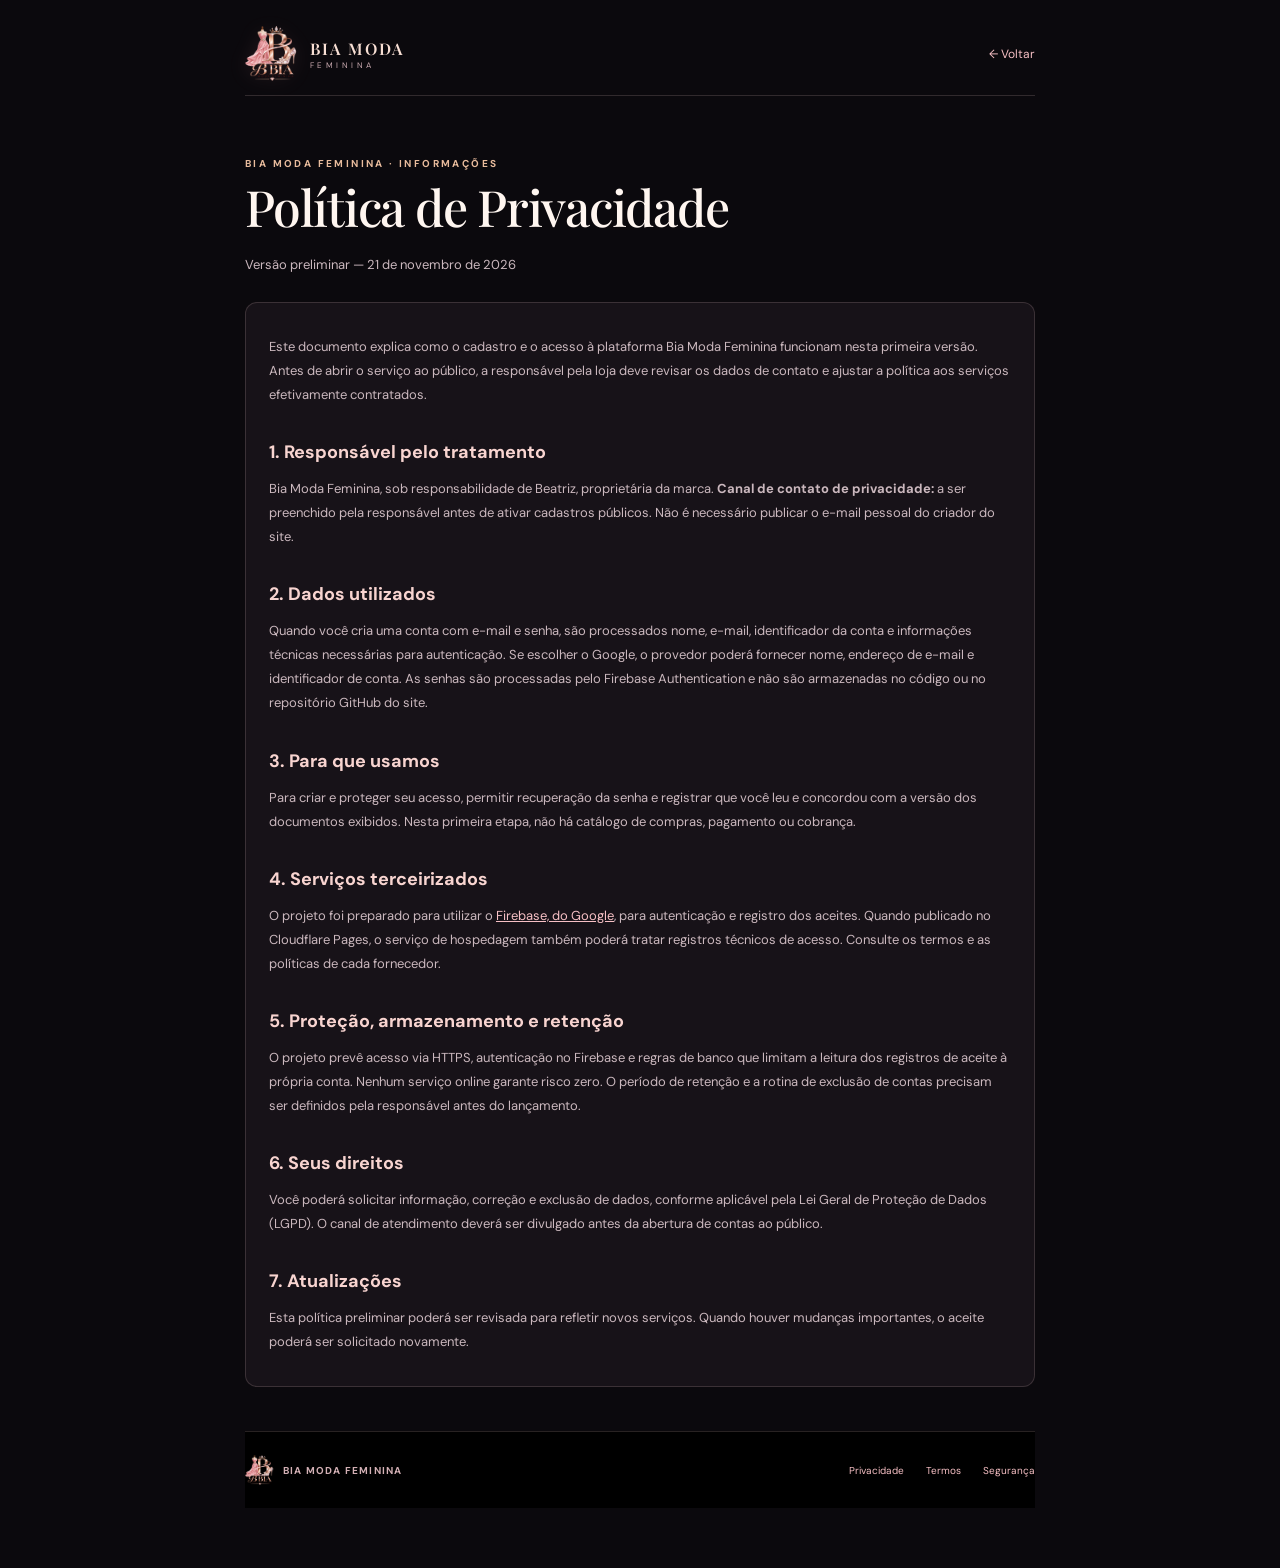
<file: privacidade.html>
<!doctype html><html lang="pt-BR"><head><meta charset="utf-8"><meta name="viewport" content="width=device-width, initial-scale=1"><meta name="theme-color" content="#09080b"><meta name="color-scheme" content="dark"><link rel="icon" href="./assets/icon-192.png"><link rel="stylesheet" href="./styles.css"><link rel="preconnect" href="https://fonts.googleapis.com"><link rel="preconnect" href="https://fonts.gstatic.com" crossorigin><link href="https://fonts.googleapis.com/css2?family=DM+Sans:wght@400;500;600;700&family=Playfair+Display:wght@500;600;700&display=swap" rel="stylesheet"><title>Política de Privacidade | Bia Moda Feminina</title></head><body class="legal-page"><div class="legal-container"><header class="legal-top"><a class="brand-lockup" href="./"><img src="./assets/logo-otimizada.webp" width="48" height="48" alt="Bia Moda Feminina"><span><strong>BIA MODA</strong><small>FEMININA</small></span></a><a class="legal-back" href="./">← Voltar</a></header><main class="legal-article"><span class="kicker">BIA MODA FEMININA · INFORMAÇÕES</span><h1>Política de Privacidade</h1><p class="legal-updated">Versão preliminar — 21 de novembro de 2026</p><div class="legal-card"><p>Este documento explica como o cadastro e o acesso à plataforma Bia Moda Feminina funcionam nesta primeira versão. Antes de abrir o serviço ao público, a responsável pela loja deve revisar os dados de contato e ajustar a política aos serviços efetivamente contratados.</p>
<h2>1. Responsável pelo tratamento</h2><p>Bia Moda Feminina, sob responsabilidade de Beatriz, proprietária da marca. <strong>Canal de contato de privacidade:</strong> a ser preenchido pela responsável antes de ativar cadastros públicos. Não é necessário publicar o e-mail pessoal do criador do site.</p>
<h2>2. Dados utilizados</h2><p>Quando você cria uma conta com e-mail e senha, são processados nome, e-mail, identificador da conta e informações técnicas necessárias para autenticação. Se escolher o Google, o provedor poderá fornecer nome, endereço de e-mail e identificador de conta. As senhas são processadas pelo Firebase Authentication e não são armazenadas no código ou no repositório GitHub do site.</p>
<h2>3. Para que usamos</h2><p>Para criar e proteger seu acesso, permitir recuperação da senha e registrar que você leu e concordou com a versão dos documentos exibidos. Nesta primeira etapa, não há catálogo de compras, pagamento ou cobrança.</p>
<h2>4. Serviços terceirizados</h2><p>O projeto foi preparado para utilizar o <a href="https://firebase.google.com/support/privacy" rel="noopener noreferrer" target="_blank">Firebase, do Google</a>, para autenticação e registro dos aceites. Quando publicado no Cloudflare Pages, o serviço de hospedagem também poderá tratar registros técnicos de acesso. Consulte os termos e as políticas de cada fornecedor.</p>
<h2>5. Proteção, armazenamento e retenção</h2><p>O projeto prevê acesso via HTTPS, autenticação no Firebase e regras de banco que limitam a leitura dos registros de aceite à própria conta. Nenhum serviço online garante risco zero. O período de retenção e a rotina de exclusão de contas precisam ser definidos pela responsável antes do lançamento.</p>
<h2>6. Seus direitos</h2><p>Você poderá solicitar informação, correção e exclusão de dados, conforme aplicável pela Lei Geral de Proteção de Dados (LGPD). O canal de atendimento deverá ser divulgado antes da abertura de contas ao público.</p>
<h2>7. Atualizações</h2><p>Esta política preliminar poderá ser revisada para refletir novos serviços. Quando houver mudanças importantes, o aceite poderá ser solicitado novamente.</p></div></main><footer class="footer" style="padding-left:0;padding-right:0;margin-top:44px"><span class="footer-brand"><img src="./assets/logo-otimizada.webp" width="30" height="30" alt="">BIA MODA FEMININA</span><nav><a href="./privacidade.html">Privacidade</a><a href="./termos.html">Termos</a><a href="./seguranca.html">Segurança</a></nav></footer></div></body></html>
</file>
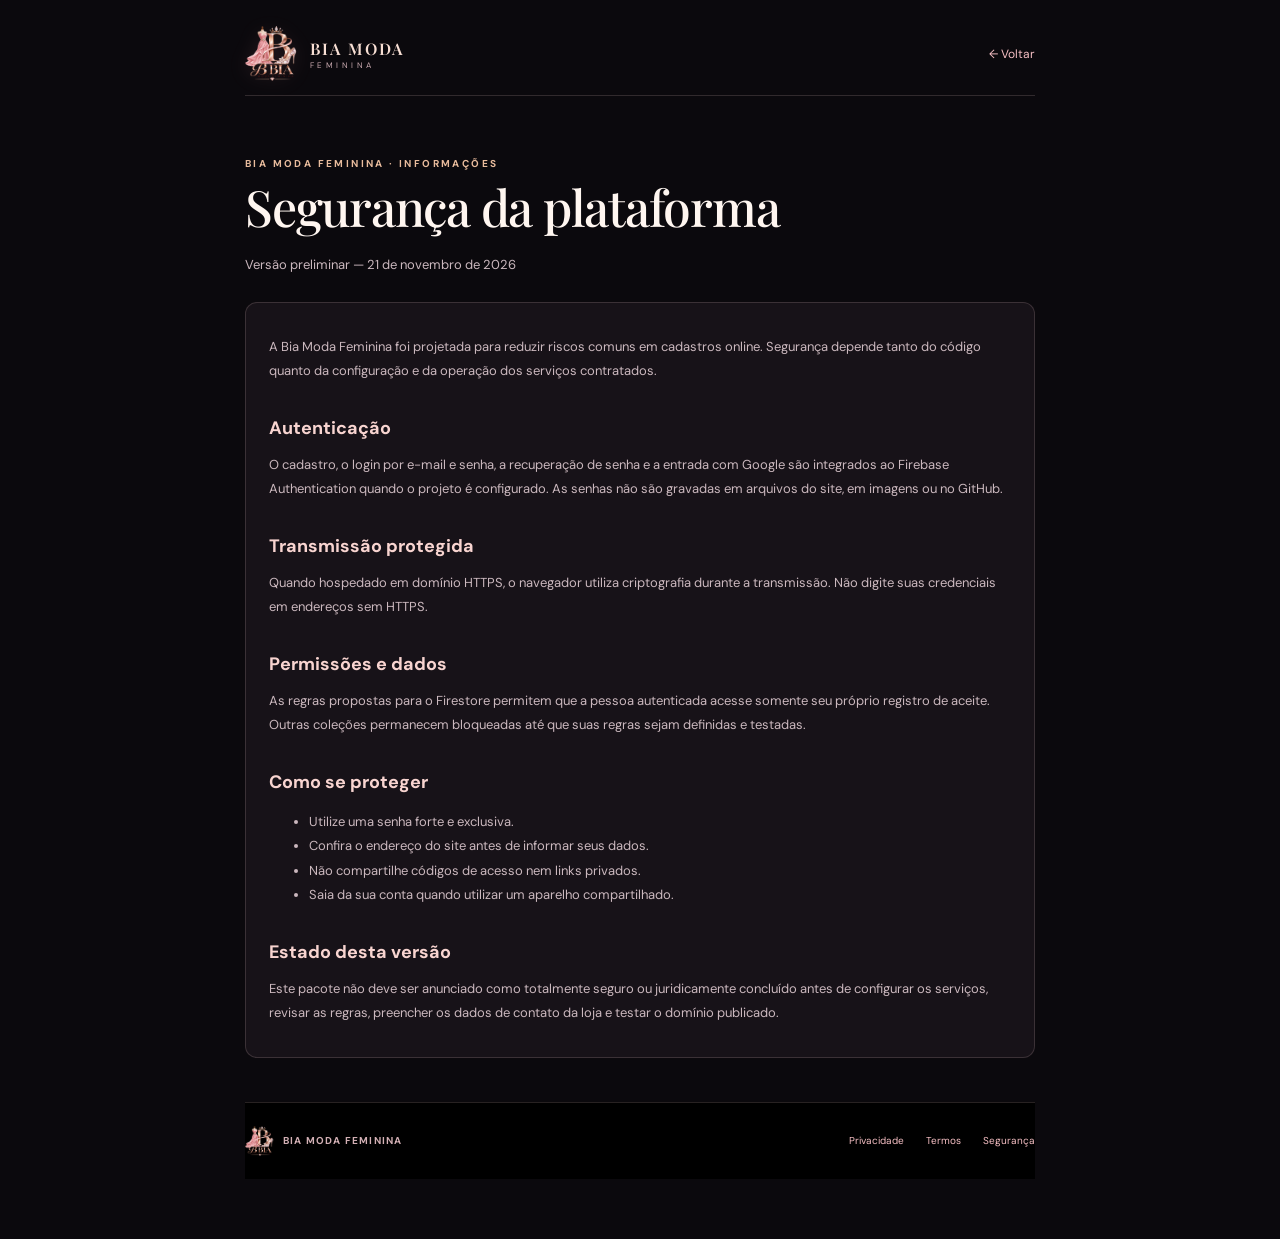
<file: seguranca.html>
<!doctype html><html lang="pt-BR"><head><meta charset="utf-8"><meta name="viewport" content="width=device-width, initial-scale=1"><meta name="theme-color" content="#09080b"><meta name="color-scheme" content="dark"><link rel="icon" href="./assets/icon-192.png"><link rel="stylesheet" href="./styles.css"><link rel="preconnect" href="https://fonts.googleapis.com"><link rel="preconnect" href="https://fonts.gstatic.com" crossorigin><link href="https://fonts.googleapis.com/css2?family=DM+Sans:wght@400;500;600;700&family=Playfair+Display:wght@500;600;700&display=swap" rel="stylesheet"><title>Segurança da plataforma | Bia Moda Feminina</title></head><body class="legal-page"><div class="legal-container"><header class="legal-top"><a class="brand-lockup" href="./"><img src="./assets/logo-otimizada.webp" width="48" height="48" alt="Bia Moda Feminina"><span><strong>BIA MODA</strong><small>FEMININA</small></span></a><a class="legal-back" href="./">← Voltar</a></header><main class="legal-article"><span class="kicker">BIA MODA FEMININA · INFORMAÇÕES</span><h1>Segurança da plataforma</h1><p class="legal-updated">Versão preliminar — 21 de novembro de 2026</p><div class="legal-card"><p>A Bia Moda Feminina foi projetada para reduzir riscos comuns em cadastros online. Segurança depende tanto do código quanto da configuração e da operação dos serviços contratados.</p>
<h2>Autenticação</h2><p>O cadastro, o login por e-mail e senha, a recuperação de senha e a entrada com Google são integrados ao Firebase Authentication quando o projeto é configurado. As senhas não são gravadas em arquivos do site, em imagens ou no GitHub.</p>
<h2>Transmissão protegida</h2><p>Quando hospedado em domínio HTTPS, o navegador utiliza criptografia durante a transmissão. Não digite suas credenciais em endereços sem HTTPS.</p>
<h2>Permissões e dados</h2><p>As regras propostas para o Firestore permitem que a pessoa autenticada acesse somente seu próprio registro de aceite. Outras coleções permanecem bloqueadas até que suas regras sejam definidas e testadas.</p>
<h2>Como se proteger</h2><ul><li>Utilize uma senha forte e exclusiva.</li><li>Confira o endereço do site antes de informar seus dados.</li><li>Não compartilhe códigos de acesso nem links privados.</li><li>Saia da sua conta quando utilizar um aparelho compartilhado.</li></ul>
<h2>Estado desta versão</h2><p>Este pacote não deve ser anunciado como totalmente seguro ou juridicamente concluído antes de configurar os serviços, revisar as regras, preencher os dados de contato da loja e testar o domínio publicado.</p></div></main><footer class="footer" style="padding-left:0;padding-right:0;margin-top:44px"><span class="footer-brand"><img src="./assets/logo-otimizada.webp" width="30" height="30" alt="">BIA MODA FEMININA</span><nav><a href="./privacidade.html">Privacidade</a><a href="./termos.html">Termos</a><a href="./seguranca.html">Segurança</a></nav></footer></div></body></html>
</file>
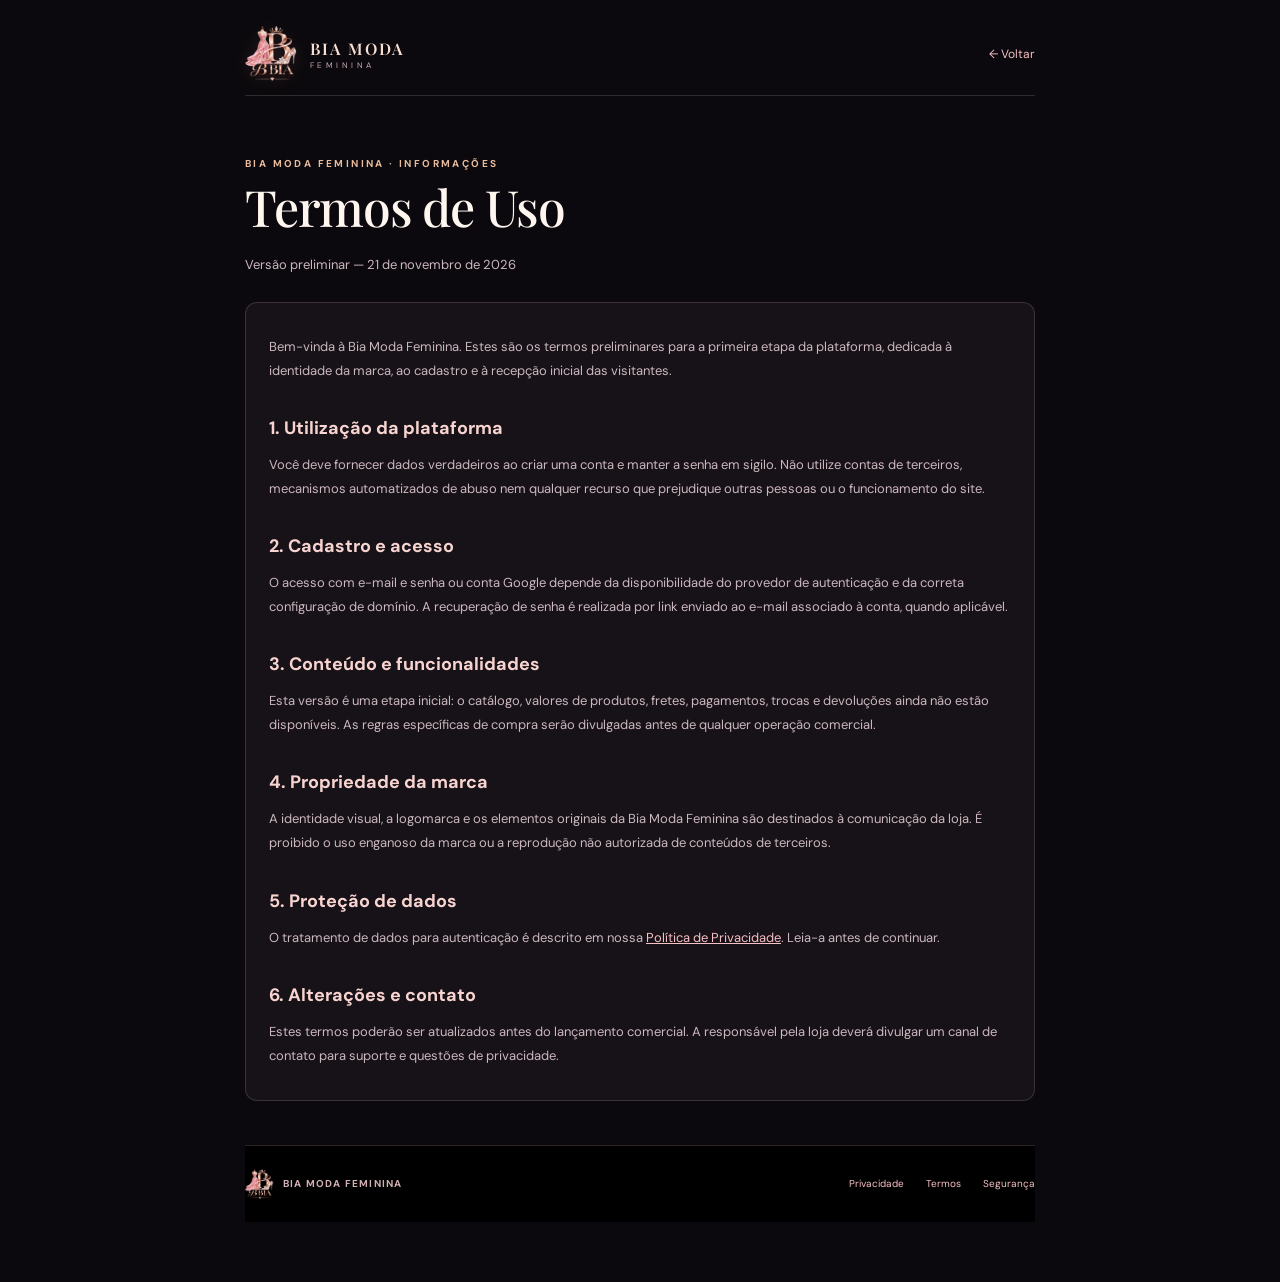
<file: termos.html>
<!doctype html><html lang="pt-BR"><head><meta charset="utf-8"><meta name="viewport" content="width=device-width, initial-scale=1"><meta name="theme-color" content="#09080b"><meta name="color-scheme" content="dark"><link rel="icon" href="./assets/icon-192.png"><link rel="stylesheet" href="./styles.css"><link rel="preconnect" href="https://fonts.googleapis.com"><link rel="preconnect" href="https://fonts.gstatic.com" crossorigin><link href="https://fonts.googleapis.com/css2?family=DM+Sans:wght@400;500;600;700&family=Playfair+Display:wght@500;600;700&display=swap" rel="stylesheet"><title>Termos de Uso | Bia Moda Feminina</title></head><body class="legal-page"><div class="legal-container"><header class="legal-top"><a class="brand-lockup" href="./"><img src="./assets/logo-otimizada.webp" width="48" height="48" alt="Bia Moda Feminina"><span><strong>BIA MODA</strong><small>FEMININA</small></span></a><a class="legal-back" href="./">← Voltar</a></header><main class="legal-article"><span class="kicker">BIA MODA FEMININA · INFORMAÇÕES</span><h1>Termos de Uso</h1><p class="legal-updated">Versão preliminar — 21 de novembro de 2026</p><div class="legal-card"><p>Bem-vinda à Bia Moda Feminina. Estes são os termos preliminares para a primeira etapa da plataforma, dedicada à identidade da marca, ao cadastro e à recepção inicial das visitantes.</p>
<h2>1. Utilização da plataforma</h2><p>Você deve fornecer dados verdadeiros ao criar uma conta e manter a senha em sigilo. Não utilize contas de terceiros, mecanismos automatizados de abuso nem qualquer recurso que prejudique outras pessoas ou o funcionamento do site.</p>
<h2>2. Cadastro e acesso</h2><p>O acesso com e-mail e senha ou conta Google depende da disponibilidade do provedor de autenticação e da correta configuração de domínio. A recuperação de senha é realizada por link enviado ao e-mail associado à conta, quando aplicável.</p>
<h2>3. Conteúdo e funcionalidades</h2><p>Esta versão é uma etapa inicial: o catálogo, valores de produtos, fretes, pagamentos, trocas e devoluções ainda não estão disponíveis. As regras específicas de compra serão divulgadas antes de qualquer operação comercial.</p>
<h2>4. Propriedade da marca</h2><p>A identidade visual, a logomarca e os elementos originais da Bia Moda Feminina são destinados à comunicação da loja. É proibido o uso enganoso da marca ou a reprodução não autorizada de conteúdos de terceiros.</p>
<h2>5. Proteção de dados</h2><p>O tratamento de dados para autenticação é descrito em nossa <a href="./privacidade.html">Política de Privacidade</a>. Leia-a antes de continuar.</p>
<h2>6. Alterações e contato</h2><p>Estes termos poderão ser atualizados antes do lançamento comercial. A responsável pela loja deverá divulgar um canal de contato para suporte e questões de privacidade.</p></div></main><footer class="footer" style="padding-left:0;padding-right:0;margin-top:44px"><span class="footer-brand"><img src="./assets/logo-otimizada.webp" width="30" height="30" alt="">BIA MODA FEMININA</span><nav><a href="./privacidade.html">Privacidade</a><a href="./termos.html">Termos</a><a href="./seguranca.html">Segurança</a></nav></footer></div></body></html>
</file>
<file: styles.css>
:root{--black:#09080b;--panel:#111015;--panel2:#17141a;--line:rgba(244,210,209,.16);--cream:#fff6f0;--muted:#b7a9ad;--rose:#e3a8ad;--pink:#f2c8cf;--copper:#c8898e;--gold:#e9bc9d;--success:#a5dfbd;--danger:#ffb2af;--shadow:0 22px 85px rgba(0,0,0,.32);font-family:'DM Sans',Arial,Helvetica,sans-serif;color:var(--cream);background:var(--black);font-synthesis:none}
*,*::before,*::after{box-sizing:border-box}html{min-height:100%;scroll-behavior:smooth}body{margin:0;min-height:100vh;min-height:100dvh;background:var(--black);color:var(--cream)}button,input{font:inherit}button{cursor:pointer}a{color:inherit}button:focus-visible,input:focus-visible,a:focus-visible{outline:2px solid var(--pink);outline-offset:4px}button:disabled{cursor:not-allowed;opacity:.49}img{max-width:100%;object-fit:contain}svg{fill:none;stroke:currentColor;stroke-linecap:round;stroke-linejoin:round;stroke-width:1.7}[hidden]{display:none!important}
::selection{color:var(--black);background:var(--pink)}
/* splash */
.splash{position:fixed;inset:0;z-index:300;background:#000;display:grid;place-items:center;overflow:hidden;padding:30px;color:#f7e4e1;transition:opacity .46s ease,visibility .46s ease}
.splash.is-done{opacity:0;visibility:hidden;pointer-events:none}
.splash::before{content:"";position:absolute;inset:0;background:radial-gradient(circle at 50% 28%,rgba(237,171,179,.11),transparent 26%),radial-gradient(circle at 50% 82%,rgba(241,191,176,.06),transparent 24%);pointer-events:none}
.splash-core{display:grid;place-items:center;gap:8px;transform:translateY(-10%);position:relative;z-index:1}
.splash-halo{display:grid;place-items:center;width:min(64vw,285px);aspect-ratio:1;border-radius:50%;filter:drop-shadow(0 0 28px rgba(236,162,168,.15));animation:reveal 1s both}
.splash-halo img{width:100%;height:100%}
.splash-tag{letter-spacing:.27em;font-size:10px;color:#d3b5b6;font-weight:700;text-align:center;animation:reveal .9s .15s both}
.splash-bottom{position:absolute;bottom:max(42px,env(safe-area-inset-bottom) + 22px);left:50%;transform:translateX(-50%);width:min(290px,calc(100vw - 84px));display:grid;gap:12px;z-index:1}
.progress-meta{display:flex;justify-content:space-between;gap:20px;font-size:12px;color:#d4bec0}
.progress-meta #loading-pct{font-size:13px;letter-spacing:.04em;font-weight:700;font-variant-numeric:tabular-nums;color:var(--pink)}
.progress-track{position:relative;height:10px;overflow:visible;border-radius:999px;background:linear-gradient(180deg,#20191f,#120f14);border:1px solid rgba(242,200,207,.15);box-shadow:inset 0 1px 3px rgba(255,255,255,.04),0 8px 20px rgba(0,0,0,.35)}
.progress-track #loading-fill{position:absolute;left:0;top:0;height:100%;width:0;border-radius:inherit;background:linear-gradient(90deg,#8c4e60 0%,#c98793 50%,#ffe1d5 100%);box-shadow:0 0 12px rgba(233,188,157,.26);transition:width .18s linear}
.progress-runner{position:absolute;top:-20px;left:0;width:30px;height:30px;display:grid;place-items:center;color:#f6d8d5;filter:drop-shadow(0 4px 12px rgba(227,168,173,.35));transform:translateX(-6px);transition:left .18s linear,transform .18s ease}
.progress-runner svg{width:100%;height:100%}
.progress-runner.is-moving{animation:runnerBounce .55s ease-in-out infinite}
.loading-caption{font-size:8px;letter-spacing:.19em;color:#7e6f76;text-align:center;margin-top:4px}
@keyframes reveal{from{opacity:0;transform:translateY(12px) scale(.97)}to{opacity:1;transform:translateY(0) scale(1)}}
@keyframes runnerBounce{0%,100%{translate:0 0}50%{translate:0 -3px}}

/* layout */
.site{min-height:100dvh;display:flex;flex-direction:column}.topbar{height:83px;padding:0 clamp(20px,5.5vw,85px);display:flex;align-items:center;justify-content:space-between;border-bottom:1px solid var(--line);background:rgba(10,9,12,.92);position:relative;z-index:3}.brand-lockup{display:flex;align-items:center;gap:10px;text-decoration:none}.brand-lockup img{width:55px;height:55px;filter:drop-shadow(0 4px 10px #f4a7a31f)}.brand-lockup span{display:grid;gap:1px}.brand-lockup strong{font-family:'Playfair Display',Georgia,serif;font-weight:600;font-size:16px;letter-spacing:.12em;white-space:nowrap;color:#f8dfd4}.brand-lockup small{font-size:8px;letter-spacing:.43em;color:#caaab0}.top-actions{display:flex;align-items:center;gap:18px}.connection-state{font-size:11px;display:flex;gap:8px;align-items:center;color:#b9b0b2}.status-dot{width:7px;height:7px;display:inline-block;flex:none;border-radius:50%;background:#b8a489;box-shadow:0 0 0 3px rgba(192,168,141,.1)}.connection-state.ready .status-dot{background:#8cd9ac;box-shadow:0 0 0 3px rgba(140,217,172,.12)}.connection-state.warn .status-dot{background:#efc28b;box-shadow:0 0 0 3px rgba(239,194,139,.1)}.install-btn{background:transparent;border:1px solid #866b6d;padding:11px 15px;min-height:42px;border-radius:10px;display:flex;align-items:center;gap:9px;color:#ffe7df;font-size:12px;font-weight:700;transition:.2s}.install-btn:hover,.install-btn:focus-visible{border-color:var(--pink);background:#261a20}.install-btn svg{width:18px;height:18px}.main-layout{flex:1;display:grid;grid-template-columns:minmax(0,1fr) minmax(420px,.9fr);min-height:660px}.editorial{background:radial-gradient(ellipse at 58% 40%,rgba(156,74,94,.15),transparent 52%),linear-gradient(115deg,#0d0b10,#161015 68%,#110e13);position:relative;overflow:hidden;border-right:1px solid var(--line);display:grid;place-items:center}.editorial::before{content:"";position:absolute;width:min(37vw,480px);aspect-ratio:1;left:50%;top:38%;transform:translate(-50%,-50%);border:1px solid rgba(245,209,205,.06);border-radius:50%;box-shadow:0 0 0 65px rgba(236,167,166,.025),0 0 0 130px rgba(236,167,166,.015)}.editorial::after{content:"";position:absolute;inset:0;background-image:linear-gradient(120deg,transparent 25%,rgba(255,255,255,.014) 25.1%,transparent 25.2%);pointer-events:none}.editorial-border{position:absolute;inset:25px;border:1px solid rgba(239,198,189,.13);pointer-events:none}.editorial-content{width:min(570px,85%);text-align:center;padding:55px 0 65px;position:relative;z-index:1}.eyebrow,.kicker{letter-spacing:.24em;font-size:10px;font-weight:700;color:var(--gold)}.eyebrow{display:flex;align-items:center;justify-content:center;gap:14px}.tiny-line{width:27px;height:1px;background:var(--gold)}.editorial-emblem{margin:15px auto 0;display:grid;place-items:center;width:min(300px,63%);aspect-ratio:1}.editorial-emblem img{width:100%;height:100%;filter:drop-shadow(0 14px 25px rgba(8,0,0,.2))}.editorial h1,.journey h2,.legal-page h1{font-family:'Playfair Display',Georgia,serif;font-size:clamp(38px,4vw,62px);line-height:1.2;font-weight:500;letter-spacing:-.025em;margin:5px 0 16px}.editorial h1 em,.journey h2 em,.legal-page h1 em{font-style:italic;color:var(--pink)}.editorial-copy{max-width:400px;font-size:13px;line-height:1.9;color:#c0afb5;margin:0 auto}.editorial-foot{display:flex;align-items:center;justify-content:space-between;margin:60px auto 0;padding-top:18px;border-top:1px solid var(--line);font-size:9px;letter-spacing:.19em;color:#a68b92}.journey{display:grid;align-items:center;justify-items:center;background:radial-gradient(ellipse at 100% 0%,rgba(221,160,171,.045),transparent 45%),#0b090d;padding:56px 30px 65px}.journey-inner{width:min(440px,100%)}.screen{animation:reveal .45s ease both}.section-top{display:flex;justify-content:space-between;align-items:center;margin-bottom:22px}.fine-star{font-size:26px;color:var(--gold)}.title-block{margin-bottom:27px}.title-block.compact{margin-bottom:21px}.title-block h2{font-size:clamp(33px,3.25vw,46px);margin:0 0 12px}.title-block p{font-size:13px;line-height:1.75;color:var(--muted);margin:0}.form-view form{display:grid;gap:20px}.field{display:grid;gap:9px}.field label,.field-head label{color:#f0e1df;font-size:12px;font-weight:600;letter-spacing:.02em}.field-head{display:flex;justify-content:space-between;align-items:center;gap:8px}.input-wrap{display:flex;align-items:center;gap:11px;border:1px solid #3a3037;border-radius:10px;background:#171319;min-height:53px;padding:0 13px;transition:border-color .2s,box-shadow .2s}.input-wrap:focus-within{border-color:#dbabb0;box-shadow:0 0 0 3px rgba(220,145,159,.1)}.input-wrap svg{width:18px;height:18px;color:#9d838c;flex:none}.input-wrap input{min-width:0;flex:1;border:0;outline:0;padding:14px 0;background:transparent;color:#fff5f2;font-size:13px}.input-wrap input::placeholder{color:#80747b}.input-wrap input:focus{outline:none}.toggle-password{width:31px;height:32px;border:0;border-radius:5px;background:transparent;color:#beabb0;display:grid;place-items:center;font-size:19px}.toggle-password:hover{background:#2b242a}.field-note{font-size:10px;line-height:1.6;color:#a8969c}.primary-btn{width:100%;min-height:54px;padding:13px 18px;display:flex;align-items:center;justify-content:center;gap:10px;border:1px solid rgba(255,240,232,.2);border-radius:10px;font-size:13px;font-weight:700;color:#29151d;background:linear-gradient(110deg,#eeb7b8,#ffddce 50%,#e5a1aa);box-shadow:0 6px 30px rgba(229,153,160,.11);transition:transform .18s,box-shadow .18s,filter .18s}.primary-btn:not(:disabled):hover{transform:translateY(-2px);box-shadow:0 10px 28px rgba(229,153,160,.23)}.primary-btn:not(:disabled):active{transform:translateY(0)}.primary-btn:disabled{filter:grayscale(.35)}.primary-btn span{font-size:19px;font-weight:400}.text-link{border:0;padding:0;background:none;color:#efb4bc;font-size:11px;font-weight:600;text-decoration:none}.text-link:hover{text-decoration:underline;text-underline-offset:3px}.text-link.strong{font-size:12px}.auth-separator{height:1px;background:#352b32;position:relative;display:flex;justify-content:center;margin:30px 0 25px}.auth-separator span{background:#0b090d;padding:0 17px;position:relative;top:-8px;font-size:11px;color:#9f929a}.google-btn{width:100%;border:1px solid #5c4a51;background:#141116;min-height:53px;border-radius:10px;color:#f3e9e9;font-weight:600;font-size:13px;display:flex;justify-content:center;align-items:center;gap:12px;transition:.2s}.google-btn:hover{border-color:#d6aab0;background:#201920}.google-btn svg{height:20px;width:20px;fill:none;stroke:none}.switch-copy{margin:27px 0 0;color:#aa9aa1;font-size:12px;text-align:center}.stepper{display:flex;align-items:center;justify-content:space-between;margin-bottom:34px}.step{display:grid;place-items:center;width:30px;height:30px;border-radius:50%;border:1px solid #5e4e56;font-size:11px;color:#9d8d93}.step.active{color:#1e1417;background:#f0c8c3;border-color:#f0c8c3;font-weight:700}.step.done{border-color:#bd8f9b;background:#53333e;color:#f7d0d3}.step-line{flex:1;height:1px;background:#54444c;margin:0 10px}.signup-controls{display:flex;gap:12px;align-items:center;margin-top:6px}.signup-controls .primary-btn{flex:1;width:auto}.back-btn{height:52px;min-width:96px;padding:0 12px;background:transparent;border:1px solid #4a3943;color:#f0cacd;border-radius:10px;font-size:12px;font-weight:600}.back-btn:hover{background:#231920}.inline-notice{margin-top:18px;padding:12px 14px;border-radius:9px;font-size:12px;line-height:1.6;border:1px solid rgba(222,164,119,.35);color:#f8cfb1;background:rgba(205,154,118,.08)}.footer{border-top:1px solid var(--line);padding:20px clamp(20px,5.5vw,85px);min-height:77px;display:flex;align-items:center;justify-content:space-between;gap:20px;color:#a9979e;font-size:10px;background:#0b090d}.footer-brand{display:flex;align-items:center;gap:8px;letter-spacing:.12em;font-weight:700;color:#d3b0b5}.footer-brand img{width:30px;height:30px}.footer nav{display:flex;flex-wrap:wrap;gap:22px}.footer nav a{text-decoration:none}.footer nav a:hover{text-decoration:underline;color:#f4c6c9}.footer small{font-size:10px;color:#8e7f86}
/* welcome */
.welcome{text-align:center}.welcome-mini-logo{display:grid;place-items:center;margin:-10px auto 3px}.welcome h2{font-size:clamp(41px,5vw,58px);margin:10px 0}.welcome-person{color:#e9c9c5;margin:0 0 20px;font-size:14px}.beatriz-quote{position:relative;text-align:left;background:linear-gradient(125deg,#211921,#141116);border:1px solid #5e434b;padding:30px 27px 23px;border-radius:14px;box-shadow:var(--shadow)}.quote-icon{font-size:51px;font-family:Georgia,serif;line-height:.8;color:#d39aa3;display:block}.beatriz-quote p{margin:7px 0 21px;color:#efe0dd;font-size:13px;line-height:1.85}.signature{font-size:11px;color:#bea5ac;display:block;text-align:right}.signature strong{font-family:'Playfair Display',Georgia,serif;font-size:21px;font-weight:600;color:#f1c3c7;margin-left:4px;font-style:italic}.signature small{display:block;font-size:10px;margin-top:3px;color:#a18d95}.security-note{display:flex;gap:12px;text-align:left;font-size:11px;line-height:1.7;border:1px solid #37513e;border-radius:10px;background:#11221877;color:#d6e5d9;padding:14px 13px;margin:22px 0}.security-note svg{flex:none;width:22px;height:22px;color:#a5dbbd}.security-note strong{display:block;font-size:12px}.consent-panel{text-align:left;margin-top:16px}.consent-panel h3{font-size:16px;font-weight:700;margin:0 0 7px;color:#f7e5e1}.consent-panel>p{font-size:11px;line-height:1.6;color:var(--muted);margin:0 0 15px}.check-row{display:flex;align-items:flex-start;gap:12px;padding:13px 0;border-top:1px solid #392e35;color:#d9c4c8;font-size:11px;line-height:1.7;cursor:pointer}.check-row:last-child{border-bottom:1px solid #392e35;margin-bottom:21px}.check-row input{appearance:none;flex:none;width:18px;height:18px;margin:2px 0 0;border:1px solid #91747d;border-radius:5px;background:#18121b;display:grid;place-items:center;cursor:pointer}.check-row input:checked{background:#edb6bd;border-color:#edb6bd}.check-row input:checked::after{content:'✓';color:#23121b;font-size:14px;font-weight:700}.check-row a{color:#f4b9c0;text-underline-offset:3px}.soft-logout{display:block;margin:21px auto 0;background:none;border:0;color:#c2a4a9;font-size:11px;text-decoration:underline;text-underline-offset:5px}.next-screen{text-align:center}.next-logo{display:block;margin:0 auto 20px}.next-screen h2{font-size:clamp(33px,4vw,48px)}.next-screen>p{font-size:13px;line-height:1.8;color:#cbb8bc}.next-status{padding:15px;background:#151b15;border:1px solid #38503c;border-radius:10px;color:#bddbc5;display:flex;align-items:center;gap:12px;justify-content:center;font-size:12px;margin-top:26px}.next-status .status-dot{background:#8cd9ac}
/* dialogs/toasts/legal */
.toast{position:fixed;z-index:400;bottom:24px;left:50%;transform:translateX(-50%);display:flex;align-items:center;gap:13px;max-width:min(93vw,470px);width:max-content;padding:15px 16px;border:1px solid #3e644c;border-radius:12px;background:#142219;color:#e0fae6;box-shadow:0 20px 60px #0009;font-size:12px;line-height:1.6;animation:reveal .25s ease}.toast.error{background:#2a151a;border-color:#7e414e;color:#fdd0d2}.toast.notice{background:#24201a;border-color:#8e6c45;color:#ffdfbb}.toast>span:first-child{font-size:18px}.toast button{border:0;background:none;color:inherit;font-size:22px;margin-left:7px}.install-dialog{width:min(360px,calc(100vw - 30px));border-radius:17px;border:1px solid #6b4b52;background:#181118;padding:0;color:#f8e9e5;box-shadow:0 20px 100px #000a}.install-dialog::backdrop{background:rgba(0,0,0,.72)}.dialog-content{text-align:center;padding:25px}.dialog-content img{display:block;margin:0 auto}.dialog-content h3{font-family:'Playfair Display',serif;font-size:24px;margin:4px 0 9px}.dialog-content p{font-size:12px;line-height:1.8;color:#ceb9bf;margin-bottom:23px}.legal-page{background:#0b090d;min-height:100vh;padding:26px 25px 60px}.legal-container{width:min(790px,100%);margin:auto}.legal-top{display:flex;align-items:center;justify-content:space-between;border-bottom:1px solid var(--line);padding-bottom:14px}.legal-back{text-decoration:none;color:var(--pink);font-size:12px}.legal-article{margin:55px 0 0}.legal-page h1{font-size:clamp(34px,6vw,50px)}.legal-page h2{font-size:18px;color:#f8d4d0;margin:33px 0 10px}.legal-page p,.legal-page li{line-height:1.85;font-size:13px;color:#cbb8be}.legal-page a{color:#f7c0c5}.legal-updated{color:#bda6ac;font-size:11px}.legal-card{border:1px solid var(--line);border-radius:12px;background:#171218;padding:19px 23px;margin-top:25px}
@media(max-width:1060px){.main-layout{grid-template-columns:minmax(0,1fr) minmax(400px,1fr)}.editorial-content{width:80%}.editorial-emblem{width:73%}.editorial h1{font-size:42px}}
@media(max-width:780px){.topbar{height:72px;padding:0 17px}.main-layout{grid-template-columns:1fr;min-height:auto}.editorial{display:none}.journey{padding:37px 19px 55px;min-height:calc(100dvh - 145px);align-content:center}.journey-inner{width:min(440px,100%)}.footer{padding:16px 20px;flex-wrap:wrap;justify-content:center;gap:13px}.footer-brand{display:none}.footer nav{gap:18px}.connection-state{display:none}.brand-lockup img{width:45px;height:45px}.brand-lockup strong{font-size:14px}.brand-lockup small{font-size:7px}.section-top{margin-bottom:19px}.title-block h2{font-size:39px}}
@media(max-width:390px){.topbar{padding:0 13px}.brand-lockup{gap:6px}.brand-lockup strong{font-size:12px}.brand-lockup small{font-size:6px}.install-btn{padding:10px;gap:5px}.install-btn span{font-size:10px}.journey{padding:26px 17px 45px}.title-block h2{font-size:34px}.beatriz-quote{padding:22px 19px}}
@media(min-height:950px) and (max-width:780px){.journey{align-content:center}}
@media(prefers-reduced-motion:reduce){*,*::before,*::after{scroll-behavior:auto!important;animation:none!important;transition:none!important}}


/* BIA MODA V2 — instagram, parceiros, preto integral, ícones e salto */
.site,.topbar,.journey,.footer,.editorial{background:#000!important}
.bia-social-rail{display:flex;align-items:center;justify-content:center;gap:20px;min-height:54px;padding:7px 18px;background:#000;border-bottom:1px solid rgba(246,203,207,.13)}
.bia-social-official{display:inline-flex;align-items:center;gap:8px;text-decoration:none;min-width:0;color:#ffd9e1;transition:opacity .18s ease}
.bia-social-official:hover,.bia-social-official:focus-visible{opacity:.8}
.bia-social-official>span{display:flex;flex-direction:column;gap:1px;min-width:0}
.bia-social-official small{font-size:8px;font-weight:700;letter-spacing:.14em;color:#cf9aa5}
.bia-social-official strong{font-size:12px;font-weight:700;white-space:nowrap;letter-spacing:.01em}
.bia-instagram-icon{width:26px;height:26px;object-fit:contain;flex-shrink:0}
.bia-official-seal{width:16px;height:16px;object-fit:contain;flex-shrink:0}
.bia-external-icon,.bia-partner-social svg{width:16px;height:16px;flex-shrink:0;fill:none;stroke:#edb2bb;stroke-width:1.8;stroke-linecap:round;stroke-linejoin:round}
.bia-partners-jump{font-size:10px;font-weight:600;white-space:nowrap;color:#deb3ba;text-decoration:none;border-left:1px solid #51343f;padding-left:16px}
.bia-partners-jump:hover{text-decoration:underline;text-underline-offset:4px}
.bia-partners{scroll-margin-top:15px;background:#000;border-top:1px solid #32242c;padding:39px 22px 42px}
.bia-partners-content{width:min(850px,100%);margin:auto;text-align:center}
.bia-partners-eyebrow{font-size:9px;letter-spacing:.21em;color:#af8491;margin:0 0 9px}
.bia-partners h2{font:500 clamp(26px,5vw,34px) 'Playfair Display',Georgia,serif;margin:0 0 13px;color:#f9e0e1}
.bia-partners h2 em{font-weight:400;color:#e8a9bf}
.bia-owner-note{margin:0 0 28px;font-size:11px;color:#c9acb4}
.bia-owner-note strong{color:#f1c4c7}
.bia-partner-info{display:flex;align-items:center;justify-content:space-between;gap:18px;flex-wrap:wrap;border-top:1px solid rgba(244,187,200,.2);padding:22px 0 0;text-align:left}
.bia-partner-copy{display:grid;gap:5px;flex:1 1 250px}
.bia-partner-copy strong{font-size:17px;color:#fce7e9}
.bia-partner-copy>span{font-size:12px;color:#efb7c5;font-weight:600}
.bia-partner-copy p{margin:0;font-size:11px;line-height:1.7;color:#bba4b0}
.bia-partner-social{display:inline-flex;align-items:center;gap:8px;font-size:12px;font-weight:700;text-decoration:none;color:#ffbdd9;text-shadow:0 0 11px rgba(255,68,168,.52);white-space:nowrap}
.bia-partner-social:hover{text-decoration:underline;text-underline-offset:4px;color:#fff3f5}
.bia-partner-social img{width:26px;height:26px}
.toggle-password{width:38px;height:38px;flex-shrink:0}
.toggle-password img{width:23px;height:23px;object-fit:contain;opacity:.96}
.toggle-password:hover img{filter:drop-shadow(0 0 5px #e8bccd)}
.splash{background:#000!important}
.splash-bottom{width:min(268px,calc(100vw - 88px));left:50%;transform:translateX(-50%);bottom:max(62px,calc(env(safe-area-inset-bottom) + 36px))}
.progress-track{height:7px;background:#21131b;border-color:#734454;box-shadow:0 0 10px rgba(227,105,151,.10)}
.progress-track #loading-fill{background:linear-gradient(90deg,#ac5070,#ff91bf,#ffe1d2);box-shadow:0 0 10px rgba(255,95,162,.4)}
.progress-runner{top:-33px;width:43px;height:43px;transform:translateX(-50%);filter:drop-shadow(0 0 8px rgba(237,169,193,.38))}
.progress-runner img{width:100%;height:100%;object-fit:contain}
@media(max-width:410px){.bia-social-rail{gap:9px;padding-inline:9px}.bia-social-official{gap:5px}.bia-social-official strong{font-size:10px}.bia-social-official small{font-size:7px}.bia-partners-jump{padding-left:8px;font-size:10px}.bia-official-seal{width:13px;height:13px}.bia-external-icon{width:12px;height:12px}}
@media(max-width:580px){.bia-partner-info{flex-direction:column;align-items:center;text-align:center}.bia-partner-copy{flex:auto}.bia-partners{padding-top:34px;padding-bottom:40px}}
/* /BIA MODA V2 */


/* BIA V4.1 - identidade rosa e roxa */
:root {
  --bia-pink: #f4b6c2;
  --bia-rose: #e77baa;
  --bia-purple: #a56ce2;
}

.bia-partners[hidden] {
  display: none !important;
}

.bia-partners-jump {
  background: transparent;
  border-top: 0;
  border-right: 0;
  border-bottom: 0;
  cursor: pointer;
  font-family: inherit;
}

.bia-partners-jump:hover,
.bia-partners-jump:focus-visible {
  color: var(--bia-pink);
}

.welcome-mini-logo img {
  border-radius: 50%;
  box-shadow:
    0 0 0 2px rgba(165,108,226,.45),
    0 0 22px rgba(165,108,226,.24),
    0 0 35px rgba(231,123,170,.13);
}

.welcome h2 em,
.next-screen h2 em {
  color: var(--bia-pink);
}

.beatriz-quote {
  border-color: rgba(165,108,226,.55);
  box-shadow:
    0 8px 35px rgba(0,0,0,.2),
    0 0 24px rgba(165,108,226,.09);
}

.beatriz-quote .quote-icon {
  color: var(--bia-purple);
}

.beatriz-quote .signature strong {
  color: var(--bia-pink);
}

.bia-close-partners {
  display: block;
  margin: 0 0 22px;
  padding: 10px 0;
  background: transparent;
  border: 0;
  color: var(--bia-pink);
  font: 600 13px inherit;
  cursor: pointer;
}

.bia-close-partners:focus-visible,
.bia-partners-jump:focus-visible {
  outline: 2px solid var(--bia-purple);
  outline-offset: 4px;
}


/* BIA V4.3 - Home */
.welcome .consent-panel[hidden],
.bia-home[hidden] {
  display: none !important;
}
.bia-home {
  width: 100%;
  text-align: center;
}
.bia-home-hero {
  padding: 20px 8px 28px;
}
.bia-home-hero .next-logo {
  border-radius: 50%;
  box-shadow: 0 0 28px rgba(165,108,226,.28);
}
.bia-home-hero h2 em {
  color: #f4b6c2;
}
.bia-home-intro {
  margin: 22px 0;
  padding: 22px 16px;
  border: 1px solid rgba(244,182,194,.25);
  border-radius: 18px;
  background: rgba(165,108,226,.07);
}
.bia-home-tag {
  color: #f4b6c2;
  font-size: 11px;
  letter-spacing: .18em;
}
.bia-home-intro h3 {
  margin: 12px 0;
}
.bia-home-features {
  display: grid;
  grid-template-columns: repeat(2,minmax(0,1fr));
  gap: 12px;
  margin: 18px 0 26px;
}
.bia-home-feature {
  padding: 18px 12px;
  border: 1px solid rgba(165,108,226,.35);
  border-radius: 16px;
  background: rgba(255,255,255,.025);
}
.bia-home-feature > span {
  color: #f4b6c2;
  font-size: 25px;
}
.bia-home-feature h4 {
  margin: 10px 0;
  color: #f4b6c2;
}
.bia-home-feature p {
  font-size: 13px;
  line-height: 1.6;
}
.bia-home-signature {
  color: #f4b6c2;
  font-style: italic;
}
@media(max-width:390px) {
  .bia-home-features {
    grid-template-columns: 1fr;
  }
}

/* BIA V5 - vitrines publicadas, sem cartões fictícios */
.bia-home{padding-bottom:110px!important}.bia-home-hero{padding-bottom:12px!important}.v5-banner{position:relative;overflow:hidden;border-radius:18px;margin:12px auto;max-width:980px}.v5-banner img{width:100%;height:clamp(190px,45vw,420px);object-fit:cover;display:block}.v5-banner a{position:absolute;bottom:22px;left:22px;background:#e84a9a;color:#fff;padding:12px 22px;border-radius:22px;text-decoration:none}.v5-categories{display:flex;gap:8px;overflow-x:auto;padding:12px 4px}.v5-categories button,.v5-panel button,.v5-product button{background:#e7479c;color:white;border:0;border-radius:14px;padding:11px 16px;cursor:pointer}.v5-categories button.active{outline:2px solid #fff}.v5-products{display:grid;grid-template-columns:repeat(auto-fit,minmax(145px,1fr));gap:14px;max-width:980px;margin:16px auto}.v5-product{background:#1c131d;border:1px solid #63314e;border-radius:17px;overflow:hidden;text-align:left}.v5-product img{width:100%;aspect-ratio:3/4;object-fit:cover}.v5-product-body{padding:12px}.v5-product h3{font-size:1rem;margin:5px 0}.v5-product p{margin:6px 0}.v5-bottom{position:fixed;bottom:0;left:0;right:0;z-index:200;display:flex;justify-content:space-evenly;background:#130c14ee;backdrop-filter:blur(12px);border-top:1px solid #8d315f;padding:8px 8px max(8px,env(safe-area-inset-bottom))}.v5-bottom button,.v5-bottom a{display:flex;flex-direction:column;align-items:center;gap:3px;min-width:70px;padding:8px;border:0;border-radius:15px;color:white;background:transparent;text-decoration:none;font-size:20px}.v5-bottom span{font-size:12px}.v5-bottom .active{background:#ef4fa72b;box-shadow:0 0 0 1px #f653b777,0 0 14px #ff45aa44}.v5-support{position:fixed;right:15px;bottom:88px;z-index:205;border-radius:50%;background:#e7479c;color:#fff;border:2px solid #ffacd4;width:58px;height:58px;font-size:26px;box-shadow:0 4px 20px #ff48a777}.v5-panel{max-width:760px;margin:16px auto;padding:18px;border-radius:18px;background:#201522}.v5-panel input,.v5-panel textarea,.v5-panel select{background:#100b12;color:#fff;border:1px solid #88456d;border-radius:10px;padding:12px;max-width:100%;width:100%;margin:6px 0}.v5-panel [data-remove]{background:#4b2339}.v5-muted{color:#d6b6c8}.v5-gallery{display:flex;overflow-x:auto;gap:7px}.v5-gallery img{width:100px;height:135px;object-fit:cover;border-radius:9px}.v5-panel [hidden],.v5-banner[hidden],.v5-categories[hidden],#v5-admin-link[hidden]{display:none!important}

/* BIA V5.1 — layout de loja responsivo */
#next-screen.bia-home{position:relative;width:100%;max-width:1180px;margin:0 auto;padding:0 18px 100px!important;text-align:left;min-height:65vh}
#next-screen .v51-shop-header{display:flex;align-items:center;justify-content:space-between;gap:16px;min-height:76px;padding:12px 0;border-bottom:1px solid #493040}
.v51-brand{display:flex;align-items:center;gap:10px;text-decoration:none;color:#f7e6ed;font-weight:750;letter-spacing:.13em;font-size:17px}.v51-brand img{width:48px;height:48px;object-fit:contain;border-radius:50%}.v51-brand small{display:block;font-size:9px;letter-spacing:.2em;color:#e8b2c9}
.v51-header-actions{display:flex;gap:10px;align-items:center}.v51-header-actions button{display:grid;place-items:center;position:relative;width:44px;height:44px;border:1px solid #70435c;background:#1b121b;color:#fff;border-radius:50%;font-size:23px;cursor:pointer}.v51-header-actions button b{position:absolute;right:-3px;top:-5px;background:#e83f91;color:#fff;border-radius:99px;padding:1px 5px;font-size:10px}.v51-header-actions #v51-avatar{font-size:17px;font-weight:750}
#next-screen .v5-products{grid-template-columns:repeat(4,minmax(0,1fr));max-width:unset;margin:18px 0;gap:16px}#next-screen .v5-product{background:#181218;border-color:#513047;border-radius:12px}#next-screen .v5-product img{display:block}#next-screen .v5-product-body{padding:14px}#next-screen .v5-product-body button{width:100%;border-radius:9px}
#next-screen .v5-banner{max-width:unset;margin:18px 0;border-radius:12px}#next-screen .v5-categories{padding:18px 0;gap:9px}#next-screen .v5-categories button{white-space:nowrap;border:1px solid #77435e;background:#221522;border-radius:99px}#next-screen .v5-categories button.active{background:#b73376;outline:0}
#next-screen .v5-bottom{position:sticky;bottom:0;margin:24px -18px 0;left:auto;right:auto;width:calc(100% + 36px);justify-content:center;gap:clamp(8px,5vw,64px);padding:9px 12px max(9px,env(safe-area-inset-bottom));border-top:1px solid #5b304b;background:#120d14f5;z-index:40}#next-screen .v5-bottom button,#next-screen .v5-bottom a{min-width:70px;font-size:14px;padding:7px 10px;border-radius:9px;gap:2px}#next-screen .v5-bottom .v51-icon{font-size:23px;line-height:1.1}#next-screen .v5-bottom span:not(.v51-icon){font-size:11px}#next-screen .v5-bottom .active{box-shadow:none;background:#54223f;color:#fff}
#next-screen .v5-support{position:fixed;right:clamp(10px,3vw,32px);bottom:calc(85px + env(safe-area-inset-bottom));z-index:45;width:48px;height:48px;font-size:23px;border:1px solid #ffb3d7;box-shadow:0 3px 14px #0008}
#next-screen .v5-panel{max-width:820px;margin:24px auto;padding:0;background:transparent;border-radius:0;text-align:left;min-height:48vh}#next-screen .v5-panel button{cursor:pointer}#next-screen .v51-screen-title{display:flex;align-items:center;gap:14px;margin:0 0 22px}.v51-screen-title h2{font-size:clamp(24px,4vw,34px);margin:0}.v51-screen-title button{background:#241822;border:1px solid #603e53;border-radius:12px;font-size:22px;padding:8px 15px}
.v51-cart-line{display:grid;grid-template-columns:110px 1fr;gap:18px;background:#211721;border:1px solid #55324a;padding:12px;margin:12px 0;border-radius:13px}.v51-cart-line>img{width:110px;height:142px;object-fit:cover;border-radius:9px}.v51-cart-line h3{margin:3px 0 8px;font-size:18px}.v51-cart-line p{color:#d4b6c6;margin:0 0 10px}.v51-cart-line strong{color:#ffbbd8}.v51-qty{display:flex;align-items:center;gap:8px;margin-top:13px;flex-wrap:wrap}.v51-qty button{padding:6px 12px!important;border-radius:8px!important}.v51-qty [data-remove]{background:transparent!important;color:#f2a3c7!important;border:1px solid #73445f!important}.v51-summary{padding:20px 0;border-top:1px solid #70445c;margin-top:18px}.v51-summary>div{display:flex;justify-content:space-between;font-size:20px}.v51-summary small{color:#bca4b0}.v51-checkout{display:block;width:100%;padding:16px!important;font-weight:750}.v51-empty{text-align:center;padding:55px 12px}.v51-empty>span{font-size:55px;color:#e894bb}.v51-empty h3{font-size:22px}
.v51-profile-head{text-align:center;padding:24px 0}.v51-profile-avatar{width:82px;height:82px;border-radius:50%;background:#63304d;display:grid;place-items:center;margin:auto;font-size:34px;border:2px solid #e47cab}.v51-profile-head h3{margin:12px 0 4px}.v51-profile-head p{color:#d1b9c6;margin:0;overflow-wrap:anywhere}.v51-profile form{background:#211721;padding:20px;border-radius:13px}.v51-profile label{display:block}.v51-profile-options{margin-top:16px;background:#211721;border-radius:13px;overflow:hidden}.v51-profile-options a,.v51-profile-options button{display:flex;align-items:center;justify-content:space-between;width:100%;padding:18px!important;border:0!important;border-bottom:1px solid #53344a!important;border-radius:0!important;text-align:left;text-decoration:none;color:#fff;background:transparent!important;font-size:15px}.v51-profile-options span{font-size:24px;color:#df8ab2}.v51-profile-options .v51-danger{color:#ff98ac!important}
.v51-support{display:flex;flex-direction:column}.v51-chat-status{background:#201721;border-radius:14px 14px 0 0;padding:16px 20px;font-weight:650}.v51-chat-status>span{color:#48d09b}.v51-chat-status small{display:block;color:#c7b0bd;font-weight:400;padding-left:17px}.v51-messages{background:#eee9ed;color:#21151c;min-height:280px;height:min(50vh,510px);overflow:auto;padding:18px;display:flex;flex-direction:column;gap:10px}.v51-chat-notice{text-align:center;color:#776973;font-size:13px}.v51-bubble{padding:11px 15px;max-width:82%;width:fit-content;border-radius:15px;line-height:1.5;white-space:pre-wrap;overflow-wrap:anywhere;box-shadow:0 1px 3px #0002}.v51-bubble.client{background:#d4f5e2;align-self:flex-end;border-bottom-right-radius:4px}.v51-bubble.staff{background:#fff;align-self:flex-start;border-bottom-left-radius:4px}.v51-support #v51-chat-form{display:flex;align-items:end;background:#f6f2f5;border-radius:0 0 14px 14px;gap:10px;padding:10px}.v51-support #v5-message{background:#fff;color:#161016;border:1px solid #d9cbd4;border-radius:22px;resize:vertical;min-height:45px;max-height:130px;margin:0}.v51-support #v51-chat-form button{border-radius:50%;width:48px;height:48px;flex-shrink:0;padding:0;font-size:22px}.v51-support #v51-chat-feedback{font-size:13px;color:#f2a8ca}
.v51-photo-first{border:1px dashed #f39bc5;padding:18px;border-radius:14px;background:#2d1b2b;margin:16px 0!important}
@media(max-width:800px){#next-screen .v5-products{grid-template-columns:repeat(3,minmax(0,1fr))}}
@media(max-width:580px){#next-screen.bia-home{padding:0 12px 90px!important}#next-screen .v5-products{grid-template-columns:repeat(2,minmax(0,1fr));gap:10px}#next-screen .v5-product-body{padding:9px}#next-screen .v5-product h3{font-size:14px}#next-screen .v5-bottom{margin-left:-12px;margin-right:-12px;width:calc(100% + 24px);gap:0;justify-content:space-around}#next-screen .v5-bottom button,#next-screen .v5-bottom a{min-width:60px;padding:7px 5px}#next-screen .v5-support{bottom:calc(90px + env(safe-area-inset-bottom));width:42px;height:42px}#next-screen .v51-shop-header{min-height:64px}#next-screen .v51-brand{font-size:14px}#next-screen .v51-brand img{width:40px;height:40px}.v51-cart-line{grid-template-columns:90px 1fr;gap:12px}.v51-cart-line>img{width:90px;height:120px}.v51-cart-line h3{font-size:15px}.v51-qty{gap:5px}}
@media(min-width:1100px){#next-screen .v5-bottom{max-width:750px;margin-left:auto;margin-right:auto;border:1px solid #5b304b;border-radius:15px;width:100%}}

/* BIA V5.2: layout inspirado na estrutura da VITRYS, sem alterar Firebase */
@media(max-width:800px){
body:has(#next-screen:not([hidden])) .editorial,body:has(#next-screen:not([hidden])) .bia-official-bar,body:has(#next-screen:not([hidden])) .footer{display:none!important}
body:has(#next-screen:not([hidden])) .main-layout,body:has(#next-screen:not([hidden])) .journey,body:has(#next-screen:not([hidden])) .journey-inner{display:block!important;width:100%!important;max-width:none!important;min-height:0!important;margin:0!important;padding:0!important}
body:has(#next-screen:not([hidden])) #next-screen.bia-home{width:100%!important;max-width:100%!important;min-height:100dvh!important;padding:0 16px 110px!important;margin:0 auto!important}
#next-screen .v51-shop-header{position:relative!important;display:flex!important;align-items:center!important;justify-content:space-between!important;min-height:92px!important;margin:0 -16px 22px!important;padding:12px 17px!important;background:#101116!important;border-bottom:1px solid #33313b!important}
#next-screen .v51-brand{display:flex!important;align-items:center!important;gap:11px!important;min-width:0!important}
#next-screen .v51-brand img{width:60px!important;height:60px!important;object-fit:contain!important}
#next-screen .v51-brand span{font-size:18px!important;letter-spacing:.04em!important}
#next-screen .v51-brand small{display:block!important;font-size:10px!important;letter-spacing:.15em!important}
#next-screen .v51-header-actions{display:flex!important;align-items:center!important;gap:10px!important}
#next-screen #v51-profile{width:50px!important;height:50px!important;border-radius:50%!important;border:2px solid #bc7b9d!important;background:#251824!important;display:grid!important;place-items:center!important}
#next-screen .v5-bottom{position:fixed!important;left:0!important;right:0!important;bottom:0!important;z-index:120!important;width:100%!important;max-width:none!important;margin:0!important;padding:8px 8px calc(8px + env(safe-area-inset-bottom))!important;background:#101116!important;border-top:1px solid #38323e!important;border-radius:0!important;display:flex!important;justify-content:space-around!important;gap:4px!important}
#next-screen .v5-bottom button,#next-screen .v5-bottom a{flex:1!important;min-width:0!important;max-width:130px!important;display:flex!important;flex-direction:column!important;align-items:center!important;justify-content:center!important;gap:4px!important;padding:9px 3px!important;border-radius:13px!important;font-size:12px!important;text-align:center!important;line-height:1.3!important}
#next-screen .v5-bottom .v51-icon{font-size:24px!important;line-height:1.1!important}
#next-screen .v5-bottom .active{background:#352537!important;color:#fff!important;border:1px solid #865b79!important}
#next-screen .v5-support{right:16px!important;bottom:calc(104px + env(safe-area-inset-bottom))!important;z-index:121!important}
#next-screen .v5-banner{overflow:hidden!important;border-radius:18px!important;margin-bottom:24px!important}
#next-screen .v5-products{grid-template-columns:repeat(2,minmax(0,1fr))!important;gap:12px!important}
#next-screen .v5-product{border-radius:16px!important;overflow:hidden!important}
#next-screen .v5-panel{max-width:100%!important}
}
@media(min-width:801px){#next-screen.bia-home{max-width:1140px!important;margin:0 auto!important}}
</file>
